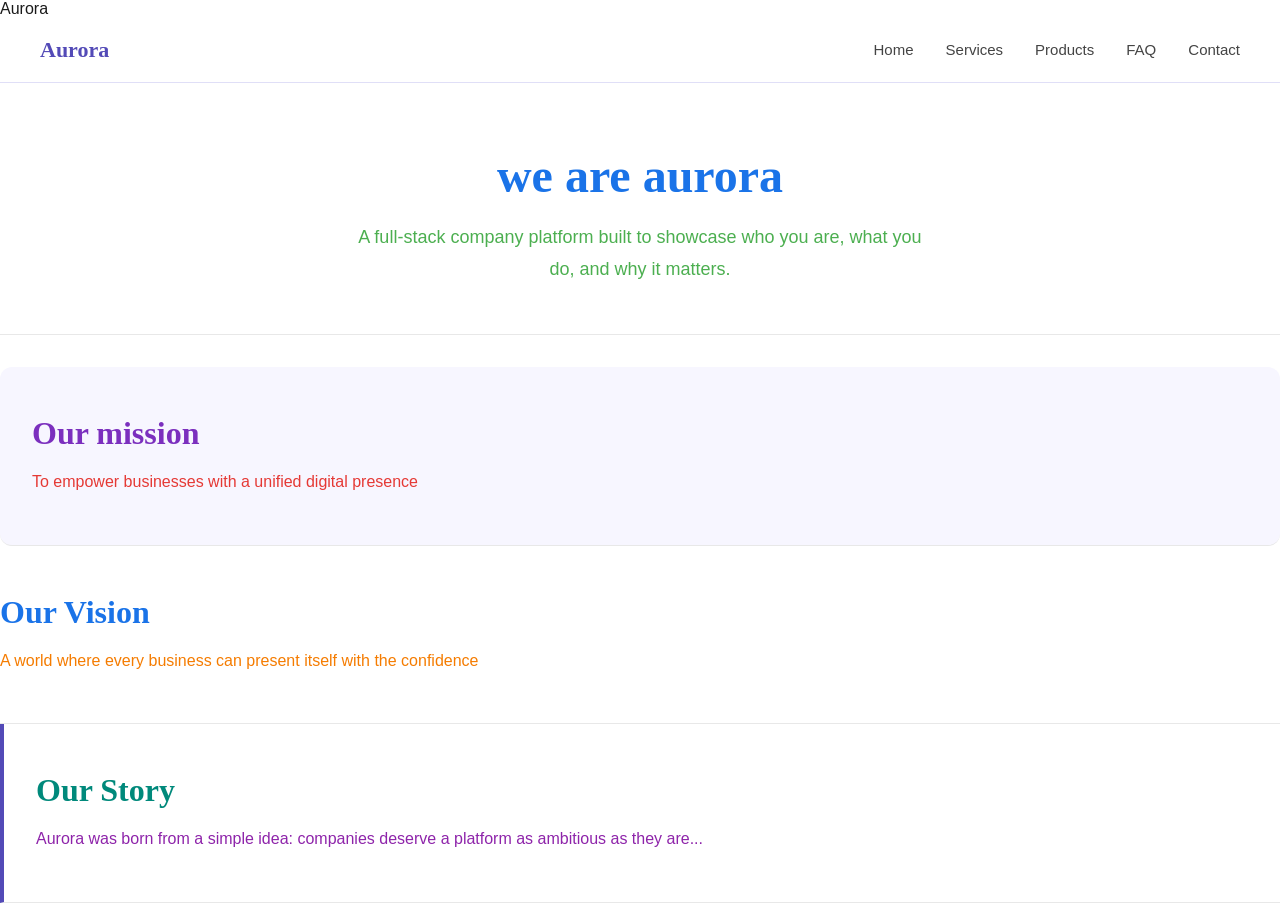
<file: about us.html>
<!DOCTYPE html>
<html lang="en">
<head>
    <meta charset="UTF-8">
    <meta name="viewport" content="width=device-width, initial-scale=1.0">
    <title>Your Page Title</title>
    
    <!-- Meta -->
    <meta name="description" content="Your page description here">
    <meta name="author" content="Your Name">

    <!-- Favicon -->
    <link rel="icon" href="favicon.ico">

    <!-- CSS -->
    <link rel="stylesheet" href="about us.css">
</head>
<body>

    <header>
        <div class="logo">Aurora</div>
        <nav>
  <a class="logo" href="index.html">Aurora</a>
  <ul>
    <li><a href="index.html">Home</a></li>
    <li><a href="services.html">Services</a></li>
    <li><a href="products.html">Products</a></li>
    <li><a href="faq.html">FAQ</a></li>
    <li><a href="contact.html">Contact</a></li>
  </ul>
</nav>
    </header>

    <section id="about-hero">
<h1>we are aurora</h1>
<p>A full-stack company platform built to showcase who you are, what you do, and why it matters.</p>
</section>
<section id="mission">
<h2>Our mission</h2>
<p>To empower businesses with a unified digital presence</p>
</section>
<section id="vision">
  <h2>Our Vision</h2>
    <p>A world where every business can present itself with the confidence</p>
</section>
<section id="story">
  <h2>Our Story</h2>
  <p>Aurora was born from a simple idea: companies deserve a platform as ambitious as they are...</p>
</section>



    
</body>
</html>
</file>
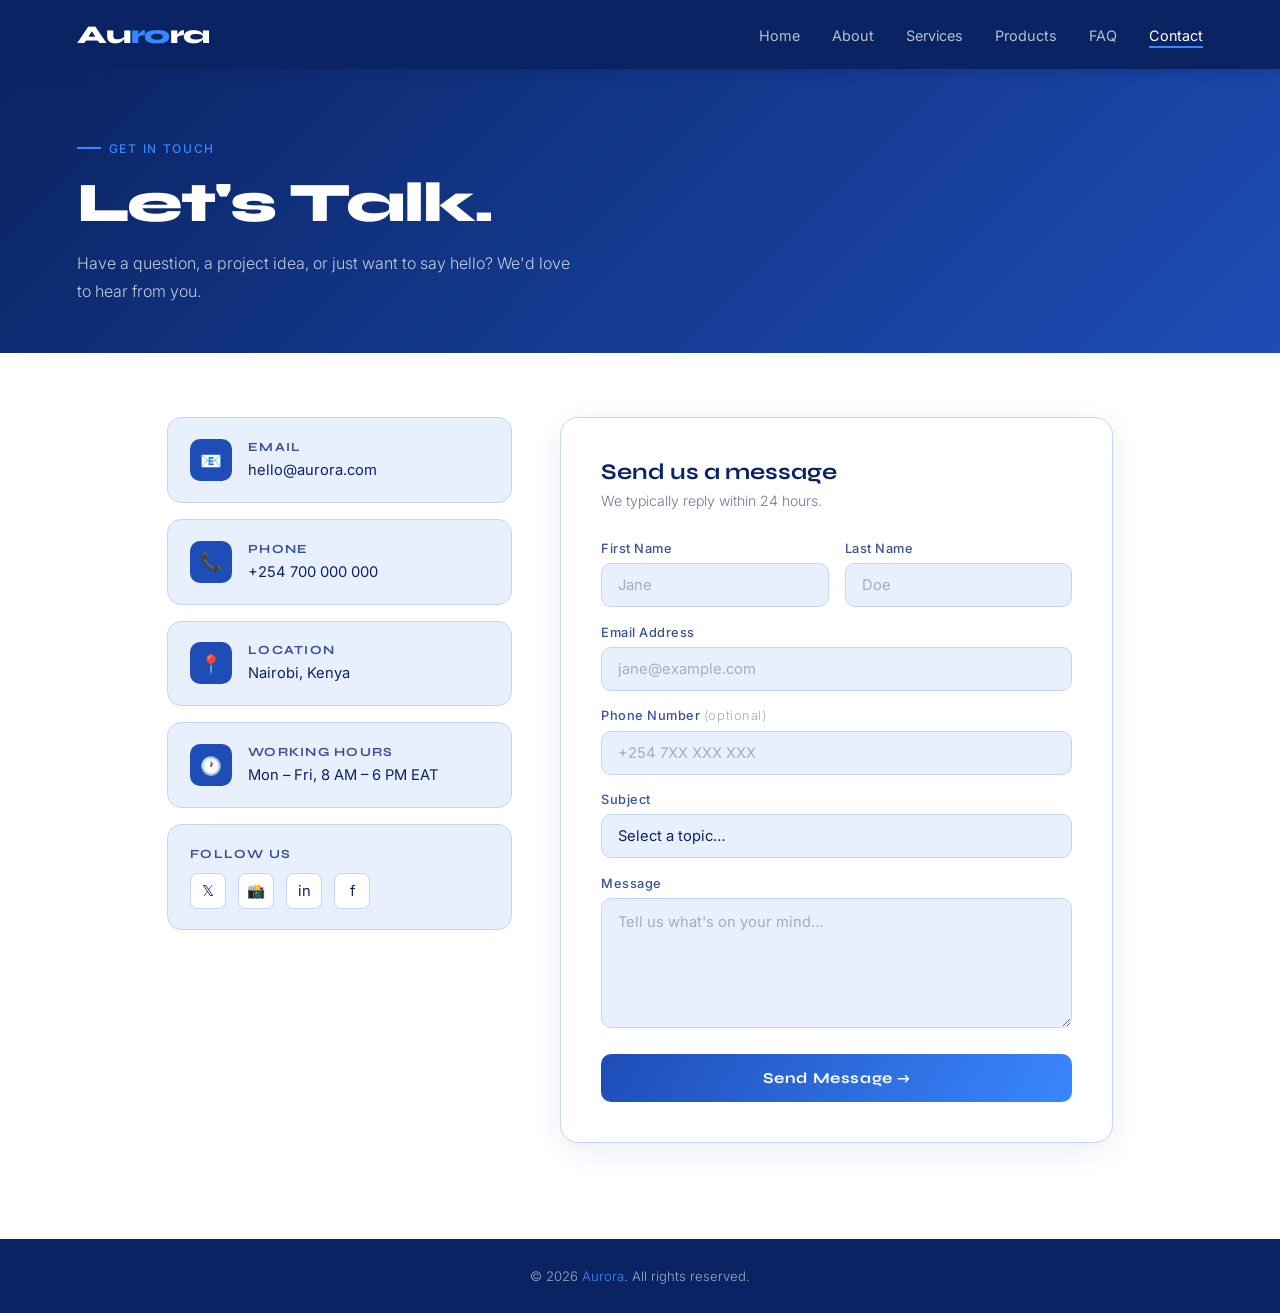
<file: contact.html>
<!DOCTYPE html>
<html lang="en">
<head>
  <meta charset="UTF-8" />
  <meta name="viewport" content="width=device-width, initial-scale=1.0"/>
  <title>Aurora — Contact Us</title>
  <link href="https://fonts.googleapis.com/css2?family=Syne:wght@400;600;700;800&family=Inter:wght@300;400;500&display=swap" rel="stylesheet"/>
  <style>
    :root {
      --blue-dark:   #0a2463;
      --blue-mid:    #1e4db7;
      --blue-light:  #3a86ff;
      --blue-pale:   #e8f0fe;
      --white:       #ffffff;
      --text-dark:   #0a2463;
      --text-mid:    #3a5199;
      --text-light:  #6b7a99;
      --border:      #c5d5f5;
      --radius:      14px;
      --transition:  0.25s ease;
    }
    *, *::before, *::after { box-sizing: border-box; margin: 0; padding: 0; }
    body {
      background: var(--white);
      color: var(--text-dark);
      font-family: 'Inter', sans-serif;
      font-weight: 300;
      min-height: 100vh;
    }
    nav {
      background: var(--blue-dark);
      padding: 1.2rem 6%;
      display: flex;
      align-items: center;
      justify-content: space-between;
      position: sticky;
      top: 0;
      z-index: 100;
      box-shadow: 0 2px 12px rgba(10,36,99,0.3);
    }
    .logo {
      font-family: 'Syne', sans-serif;
      font-weight: 800;
      font-size: 1.6rem;
      letter-spacing: -0.03em;
      color: var(--white);
    }
    .logo span { color: var(--blue-light); }
    .nav-links {
      display: flex;
      gap: 2rem;
      list-style: none;
    }
    .nav-links a {
      color: rgba(255,255,255,0.7);
      text-decoration: none;
      font-size: 0.9rem;
      font-weight: 400;
      transition: color var(--transition);
    }
    .nav-links a:hover, .nav-links a.active { color: var(--white); }
    .nav-links a.active {
      border-bottom: 2px solid var(--blue-light);
      padding-bottom: 2px;
    }
    .hero-strip {
      background: linear-gradient(135deg, var(--blue-dark) 0%, var(--blue-mid) 100%);
      padding: 4rem 6% 3rem;
      color: var(--white);
    }
    .eyebrow {
      display: inline-flex;
      align-items: center;
      gap: 0.5rem;
      font-size: 0.75rem;
      font-weight: 500;
      letter-spacing: 0.14em;
      text-transform: uppercase;
      color: var(--blue-light);
      margin-bottom: 1rem;
    }
    .eyebrow::before {
      content: '';
      width: 24px;
      height: 2px;
      background: var(--blue-light);
    }
    .hero-strip h1 {
      font-family: 'Syne', sans-serif;
      font-size: clamp(2.2rem, 5vw, 3.5rem);
      font-weight: 800;
      line-height: 1.1;
      letter-spacing: -0.03em;
      margin-bottom: 1rem;
    }
    .hero-strip p {
      max-width: 500px;
      color: rgba(255,255,255,0.75);
      line-height: 1.75;
      font-size: 1rem;
    }
    .page {
      max-width: 1100px;
      margin: 0 auto;
      padding: 4rem 6% 6rem;
    }
    .contact-grid {
      display: grid;
      grid-template-columns: 1fr 1.6fr;
      gap: 3rem;
      align-items: start;
    }
    .info-cards {
      display: flex;
      flex-direction: column;
      gap: 1rem;
    }
    .info-card {
      background: var(--blue-pale);
      border: 1px solid var(--border);
      border-radius: var(--radius);
      padding: 1.3rem 1.4rem;
      display: flex;
      align-items: flex-start;
      gap: 1rem;
      transition: border-color var(--transition), transform var(--transition), box-shadow var(--transition);
    }
    .info-card:hover {
      border-color: var(--blue-light);
      transform: translateY(-2px);
      box-shadow: 0 6px 20px rgba(58,134,255,0.12);
    }
    .info-icon {
      width: 42px;
      height: 42px;
      border-radius: 10px;
      background: var(--blue-mid);
      display: flex;
      align-items: center;
      justify-content: center;
      font-size: 1.1rem;
      flex-shrink: 0;
    }
    .info-body h3 {
      font-family: 'Syne', sans-serif;
      font-size: 0.78rem;
      font-weight: 700;
      color: var(--text-mid);
      text-transform: uppercase;
      letter-spacing: 0.1em;
      margin-bottom: 0.3rem;
    }
    .info-body p, .info-body a {
      color: var(--text-dark);
      font-size: 0.92rem;
      line-height: 1.5;
      text-decoration: none;
      font-weight: 400;
    }
    .info-body a:hover { color: var(--blue-light); }
    .social-row {
      display: flex;
      gap: 0.75rem;
      margin-top: 0.75rem;
    }
    .social-btn {
      width: 36px;
      height: 36px;
      border-radius: 8px;
      border: 1px solid var(--border);
      background: var(--white);
      display: flex;
      align-items: center;
      justify-content: center;
      font-size: 0.85rem;
      color: var(--blue-mid);
      text-decoration: none;
      transition: all var(--transition);
      font-weight: 600;
    }
    .social-btn:hover {
      background: var(--blue-mid);
      color: var(--white);
      border-color: var(--blue-mid);
    }
    .form-card {
      background: var(--white);
      border: 1px solid var(--border);
      border-radius: calc(var(--radius) + 4px);
      padding: 2.5rem;
      box-shadow: 0 8px 32px rgba(10,36,99,0.08);
    }
    .form-card h2 {
      font-family: 'Syne', sans-serif;
      font-size: 1.4rem;
      font-weight: 700;
      color: var(--blue-dark);
      margin-bottom: 0.4rem;
    }
    .form-card .subtitle {
      color: var(--text-light);
      font-size: 0.88rem;
      margin-bottom: 2rem;
    }
    .form-row {
      display: grid;
      grid-template-columns: 1fr 1fr;
      gap: 1rem;
    }
    .field {
      display: flex;
      flex-direction: column;
      gap: 0.45rem;
      margin-bottom: 1.1rem;
    }
    label {
      font-size: 0.8rem;
      font-weight: 500;
      color: var(--text-mid);
      letter-spacing: 0.04em;
    }
    input, textarea, select {
      background: var(--blue-pale);
      border: 1px solid var(--border);
      border-radius: 10px;
      color: var(--text-dark);
      font-family: 'Inter', sans-serif;
      font-size: 0.92rem;
      font-weight: 400;
      padding: 0.75rem 1rem;
      width: 100%;
      outline: none;
      transition: border-color var(--transition), box-shadow var(--transition);
      appearance: none;
    }
    input::placeholder, textarea::placeholder { color: #a0aec0; }
    input:focus, textarea:focus, select:focus {
      border-color: var(--blue-light);
      background: var(--white);
      box-shadow: 0 0 0 3px rgba(58,134,255,0.12);
    }
    textarea { resize: vertical; min-height: 130px; line-height: 1.6; }
    select option { background: var(--white); }
    .btn-submit {
      width: 100%;
      padding: 0.95rem 1.5rem;
      border: none;
      border-radius: 10px;
      cursor: pointer;
      font-family: 'Syne', sans-serif;
      font-size: 0.95rem;
      font-weight: 700;
      letter-spacing: 0.04em;
      color: var(--white);
      background: linear-gradient(120deg, var(--blue-mid), var(--blue-light));
      transition: opacity var(--transition), transform var(--transition);
      margin-top: 0.5rem;
    }
    .btn-submit:hover { opacity: 0.9; transform: translateY(-1px); }
    .btn-submit:active { transform: translateY(0); }
    .success-msg {
      display: none;
      align-items: center;
      gap: 0.75rem;
      background: #e8f5e9;
      border: 1px solid #a5d6a7;
      border-radius: 10px;
      padding: 1rem 1.2rem;
      margin-top: 1rem;
      color: #2e7d32;
      font-size: 0.9rem;
    }
    .success-msg.show { display: flex; }
    footer {
      background: var(--blue-dark);
      color: rgba(255,255,255,0.6);
      text-align: center;
      padding: 1.8rem 6%;
      font-size: 0.82rem;
    }
    footer span { color: var(--blue-light); }
    @media (max-width: 768px) {
      .contact-grid { grid-template-columns: 1fr; }
      .form-row { grid-template-columns: 1fr; }
      .nav-links { display: none; }
      .form-card { padding: 1.8rem 1.4rem; }
    }
  </style>
</head>
<body>
  <nav>
    <div class="logo">Au<span>ro</span>ra</div>
    <ul class="nav-links">
      <li><a href="index.html">Home</a></li>
      <li><a href="about us.html">About</a></li>
      <li><a href="services.html">Services</a></li>
      <li><a href="products.html">Products</a></li>
      <li><a href="faq.html">FAQ</a></li>
      <li><a href="contact.html" class="active">Contact</a></li>
    </ul>
  </nav>
  <div class="hero-strip">
    <div class="eyebrow">Get in touch</div>
    <h1>Let's Talk.</h1>
    <p>Have a question, a project idea, or just want to say hello? We'd love to hear from you.</p>
  </div>
  <main class="page">
    <div class="contact-grid">
      <aside class="info-cards">
        <div class="info-card">
          <div class="info-icon">📧</div>
          <div class="info-body">
            <h3>Email</h3>
            <a href="mailto:hello@aurora.com">hello@aurora.com</a>
          </div>
        </div>
        <div class="info-card">
          <div class="info-icon">📞</div>
          <div class="info-body">
            <h3>Phone</h3>
            <a href="tel:+254700000000">+254 700 000 000</a>
          </div>
        </div>
        <div class="info-card">
          <div class="info-icon">📍</div>
          <div class="info-body">
            <h3>Location</h3>
            <p>Nairobi, Kenya</p>
          </div>
        </div>
        <div class="info-card">
          <div class="info-icon">🕐</div>
          <div class="info-body">
            <h3>Working Hours</h3>
            <p>Mon – Fri, 8 AM – 6 PM EAT</p>
          </div>
        </div>
        <div class="info-card">
          <div class="info-body" style="width:100%">
            <h3>Follow Us</h3>
            <div class="social-row">
              <a href="#" class="social-btn">𝕏</a>
              <a href="#" class="social-btn">📸</a>
              <a href="#" class="social-btn">in</a>
              <a href="#" class="social-btn">f</a>
            </div>
          </div>
        </div>
      </aside>
      <section class="form-card">
        <h2>Send us a message</h2>
        <p class="subtitle">We typically reply within 24 hours.</p>
        <form id="contactForm" novalidate>
          <div class="form-row">
            <div class="field">
              <label for="fname">First Name</label>
              <input type="text" id="fname" placeholder="Jane" required />
            </div>
            <div class="field">
              <label for="lname">Last Name</label>
              <input type="text" id="lname" placeholder="Doe" required />
            </div>
          </div>
          <div class="field">
            <label for="email">Email Address</label>
            <input type="email" id="email" placeholder="jane@example.com" required />
          </div>
          <div class="field">
            <label for="phone">Phone Number <span style="color:#a0aec0;font-weight:300">(optional)</span></label>
            <input type="tel" id="phone" placeholder="+254 7XX XXX XXX" />
          </div>
          <div class="field">
            <label for="subject">Subject</label>
            <select id="subject" required>
              <option value="" disabled selected>Select a topic…</option>
              <option>General Inquiry</option>
              <option>Project Collaboration</option>
              <option>Support Request</option>
              <option>Partnership</option>
              <option>Other</option>
            </select>
          </div>
          <div class="field">
            <label for="message">Message</label>
            <textarea id="message" placeholder="Tell us what's on your mind…" required></textarea>
          </div>
          <button type="submit" class="btn-submit">Send Message →</button>
          <div class="success-msg" id="successMsg">
            ✅ &nbsp; Message sent! We'll get back to you shortly.
          </div>
        </form>
      </section>
    </div>
  </main>
  <footer>© 2026 <span>Aurora</span>. All rights reserved.</footer>
  <script>
    document.getElementById('contactForm').addEventListener('submit', function(e) {
      e.preventDefault();
      const fname = document.getElementById('fname').value.trim();
      const email = document.getElementById('email').value.trim();
      const message = document.getElementById('message').value.trim();
      if (!fname || !email || !message) {
        alert('Please fill in your name, email, and message.');
        return;
      }
      const btn = document.querySelector('.btn-submit');
      btn.textContent = 'Sending…';
      btn.style.opacity = '0.7';
      setTimeout(() => {
        btn.textContent = 'Send Message →';
        btn.style.opacity = '1';
        document.getElementById('successMsg').classList.add('show');
        document.getElementById('contactForm').reset();
        setTimeout(() => {
          document.getElementById('successMsg').classList.remove('show');
        }, 5000);
      }, 1200);
    });
  </script>
</body>
</html>
</file>
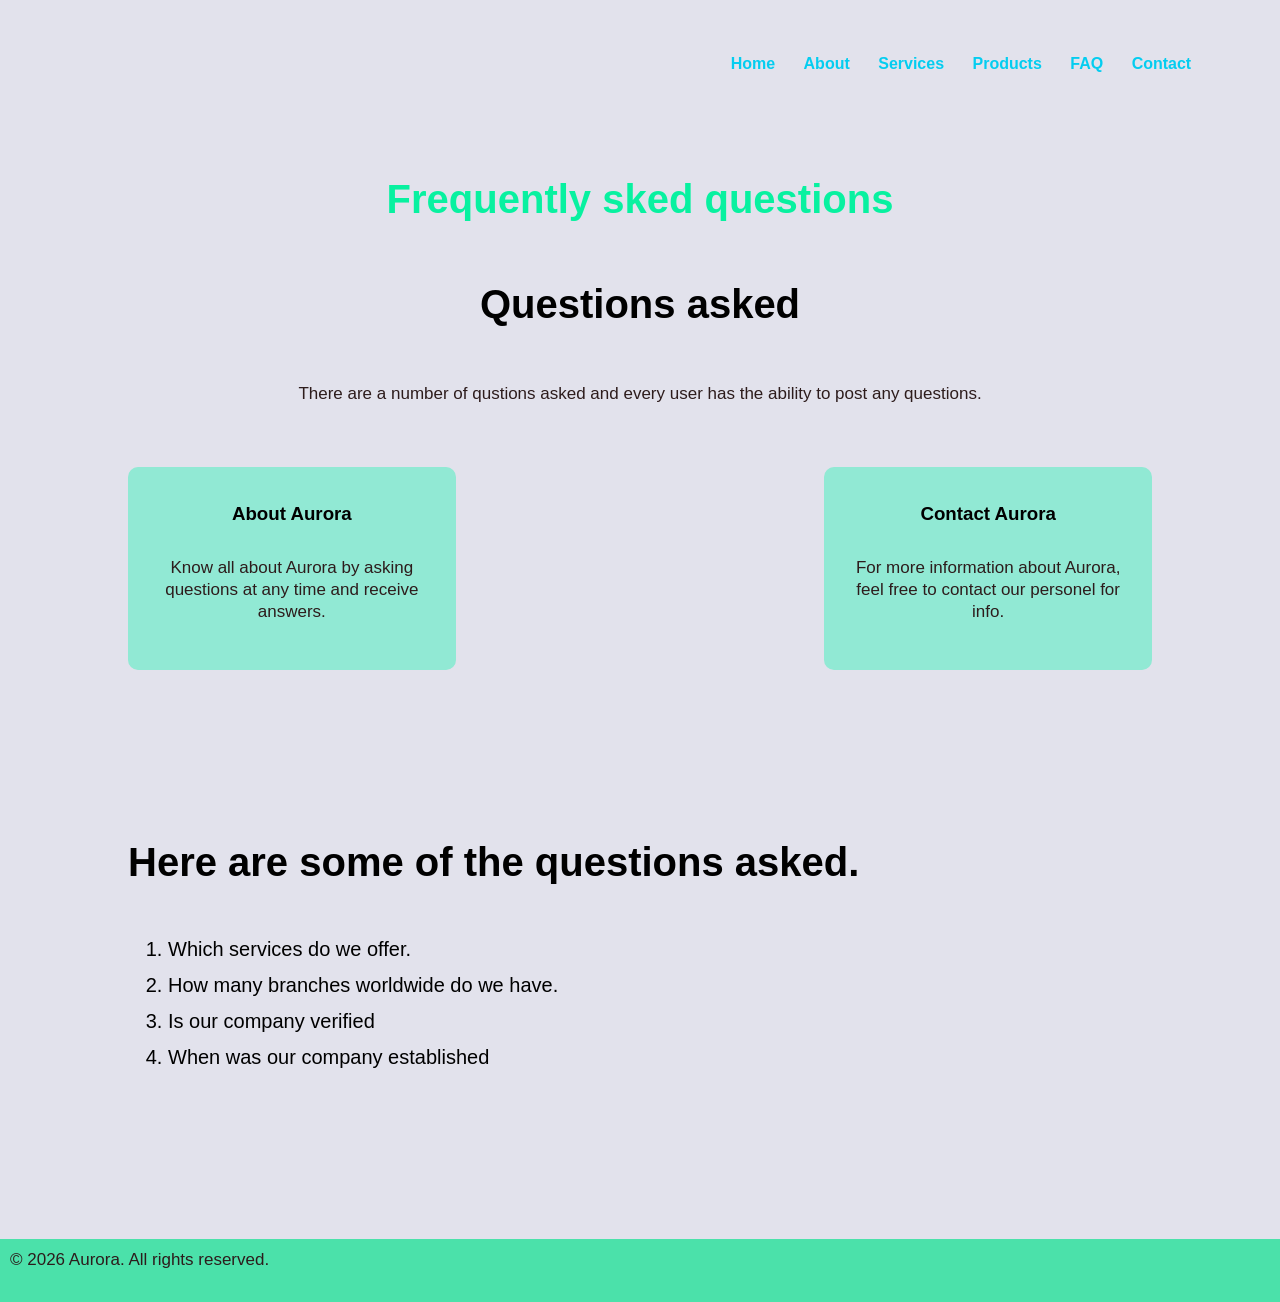
<file: faq.html>
<!DOCTYPE html>
<html lang="en">
<head>
    <meta charset="UTF-8">
    <meta name="viewport" content="width=device-width, initial-scale=1.0">
    <title>aurora website</title>
    <link rel="stylesheet" href="faq.css">
</head>
<body>
    <section class="sub-header">
        <nav>
            <a href="index.html"> </a>
            
                <div class="nav-links">
                    <ul>
                        <li><a href="index.html">Home</a></li>
                        <li><a href="about us.html">About</a></li>
                        <li><a href="services.html">Services</a></li>
                        <li><a href="products.html">Products</a></li>
                        <li><a href="faq.html">FAQ</a></li>
                        <li><a href="contact.html">Contact</a></li>
                    </ul>
                </div>
            </nav>

        <h1>Frequently sked questions</h1>
    </section>

    <section class="post-questions">
        <h1>Questions asked</h1>
        <p>There are a number of qustions asked and every user has the ability to post any questions.</p>
            <section class="row">
                <div class="faq-col">
                    <h3>About Aurora</h3>
                    <p>Know all about Aurora by asking questions at any time and receive answers.</p>
                </div>
                <div class="faq-col">
                    <h3>Contact Aurora</h3>
                    <p>For more information about Aurora, feel free to contact our personel for info.</p>
                </div>
            </section>
        </div>
    </section>
        <section class="various-q">
            <h1>Here are some of the questions asked.</h1>
            <div class="questions">
                <ol>
                    <li>Which services do we offer.</li>
                    <li>How many branches worldwide do we have.</li>
                    <li>Is our company verified</li>
                    <li>When was our company established</li>
                </ol>
            </div>
        </section>
        <footer>
            <p>© 2026 Aurora. All rights reserved.</p>
        </footer>
</body>
</html>
</file>
<file: about us.css>
/* ── Reset ── */
* {
  box-sizing: border-box;
  margin: 0;
  padding: 0;
}

/* ── Base ── */
body {
  font-family: 'Inter', sans-serif;
  background-color: #ffffff;
  color: #1a1a1a;
}

/* ── Page wrapper ── */
.aurora-wrap {
  max-width: 900px;
  margin: 0 auto;
  padding: 0 1.5rem 4rem;
}

/* ── HERO ── */
#about-hero {
  text-align: center;
  padding: 4rem 1rem 3rem;
  border-bottom: 1px solid #e8e8e8;
}

#about-hero h1 {
  font-family: 'Playfair Display', serif;
  font-size: 48px;
  font-weight: 600;
  color: #1a1a1a;
  margin-bottom: 1rem;
  line-height: 1.2;
}

#about-hero h1 span {
  color: #534AB7;
}

#about-hero p {
  font-size: 18px;
  color: #555;
  line-height: 1.8;
  max-width: 580px;
  margin: 0 auto;
}

/* ── SHARED SECTION STYLES ── */
section {
  padding: 3rem 0;
  border-bottom: 1px solid #e8e8e8;
}

section h2 {
  font-family: 'Playfair Display', serif;
  font-size: 32px;
  font-weight: 600;
  color: #1a1a1a;
  margin-bottom: 1rem;
}

section p {
  font-size: 16px;
  color: #555;
  line-height: 1.8;
}

/* ── MISSION ── */
#mission {
  background-color: #f7f6ff;
  padding: 3rem 2rem;
  border-radius: 12px;
  margin-top: 2rem;
}

#mission h2 {
  color: #534AB7;
}

/* ── VISION ── */
#vision {
  padding: 3rem 0;
}

/* ── STORY ── */
#story {
  border-left: 4px solid #534AB7;
  padding-left: 2rem;
}

/* ── VALUES ── */
#values h2 {
  margin-bottom: 1.5rem;
}

.values-grid {
  display: grid;
  grid-template-columns: repeat(auto-fit, minmax(180px, 1fr));
  gap: 1.25rem;
}

.value-card {
  background: #ffffff;
  border: 1px solid #e0dff7;
  border-radius: 12px;
  padding: 1.5rem;
}

.value-card h3 {
  font-size: 16px;
  font-weight: 600;
  color: #534AB7;
  margin-bottom: 0.5rem;
}

.value-card p {
  font-size: 14px;
  color: #666;
  line-height: 1.7;
}

/* ── CTA ── */
#cta {
  text-align: center;
  padding: 3rem 0 0;
  border-bottom: none;
}

#cta h2 {
  font-family: 'Playfair Display', serif;
  font-size: 30px;
  margin-bottom: 0.75rem;
}

#cta a {
  display: inline-block;
  margin-top: 1rem;
  padding: 0.8rem 2.5rem;
  background-color: #534AB7;
  color: #ffffff;
  border-radius: 8px;
  font-size: 15px;
  font-weight: 500;
  text-decoration: none;
}

#cta a:hover {
  background-color: #3C3489;
}
/* ── NAVIGATION ── */
nav {
  display: flex;
  align-items: center;
  justify-content: space-between;
  padding: 1.2rem 2.5rem;
  background-color: #ffffff;
  border-bottom: 1px solid #e0dff7;
  position: sticky;
  top: 0;
  z-index: 100;
}

nav .logo {
  font-family: 'Playfair Display', serif;
  font-size: 22px;
  font-weight: 600;
  color: #534AB7;
  text-decoration: none;
}

nav ul {
  list-style: none;
  display: flex;
  gap: 2rem;
  margin: 0;
  padding: 0;
}

nav ul li a {
  font-family: 'Inter', sans-serif;
  font-size: 15px;
  font-weight: 500;
  color: #444;
  text-decoration: none;
  transition: color 0.2s;
}

nav ul li a:hover {
  color: #534AB7;
}
/* ── Hero heading blue ── */
#about-hero h1 {
  color: #1a73e8;
}

/* ── Hero paragraph light green with slide-in animation ── */
#about-hero p {
  color: #4caf50;
  animation: slideIn 1s ease-out;
}

/* ── Slide animation ── */
@keyframes slideIn {
  from {
    opacity: 0;
    transform: translateX(-60px);
  }
  to {
    opacity: 1;
    transform: translateX(0);
  }
}/* ── MISSION ── */
#mission h2 {
  color: #7B2FBE;
  animation: slideRight 1s ease-out;
}

#mission p {
  color: #e53935;
  animation: slideRight 1.2s ease-out;
}

/* ── VISION ── */
#vision h2 {
  color: #1a73e8;
  animation: slideRight 1s ease-out;
}

#vision p {
  color: #f57c00;
  animation: slideRight 1.2s ease-out;
}

/* ── STORY ── */
#story h2 {
  color: #00897b;
  animation: slideRight 1s ease-out;
}

#story p {
  color: #8e24aa;
  animation: slideRight 1.2s ease-out;
}

/* ── VALUES ── */
#values h2 {
  color: #d81b60;
  animation: slideRight 1s ease-out;
}

#values p {
  color: #2e7d32;
  animation: slideRight 1.2s ease-out;
}

/* ── CTA ── */
#cta h2 {
  color: #534AB7;
  animation: slideRight 1s ease-out;
}

#cta p {
  color: #e53935;
  animation: slideRight 1.2s ease-out;
}

/* ── Slide RIGHT to LEFT animation ── */
@keyframes slideRight {
  from {
    opacity: 0;
    transform: translateX(80px);
  }
  to {
    opacity: 1;
    transform: translateX(0);
  }
}
</file>
<file: faq.css>
body{
    margin: 0;
    padding: 0;
    background-color: rgb(226, 226, 236);
    line-height: 1.8;
    font-family: Arial, Helvetica, sans-serif;
}
.sub-header{
    height: 15vh;
    width: 100%;
    background-image: linear-gradient( rgba(41, 47, 53, 0.764)),url(banner4.jpg);
    background-position: center;
    text-align: center;
    color: #08f1a0;

}

nav{
    padding: 2% 6%;
    justify-content: space-between;
    align-items: center;
    display: flex;
}
.nav-links ul li{
    list-style: none;
    display: inline-block;
    padding: 8px 12px;
    position: relative;

}
.nav-links ul li a{
    color: #04cdf0;
    text-decoration: none;
    font-size: 16px;
    font-family: 'Poppins', sans-serif;
    font-weight: 700;
}
.nav-links ul li::after{
    content: '';
    width: 0%;
    height: 2px;
    background: #8cea11;
    display: block;
    margin: auto;
    transition: 0.5s;
}
.nav-links ul li:hover::after{
    width: 100%;
    transition: 0.5s;
}
.post-questions{
     width: 80%;
    margin: auto;
    text-align: center;
    padding-top: 100px;
}
h1{
    font-size: 40px;
    font-weight: 600;
    
}

p{
     color: #2d1c1c;
    font-size: 17px;
    font-weight: 300;
    line-height: 22px;
    padding: 10px ;

}
.row{
    margin-top: 5%;
    display: flex;
    justify-content: space-between;
}
.faq-col{
    flex-basis: 32%;
    background: #91e9d4;
    border-radius: 10px;
    margin-bottom: 10%;
    padding: 20px 12px;
    box-sizing: border-box;
}
h3{
    text-align: center;
    font-weight: 600;
    margin: 10px 0;
}
.faq-col:hover{
    box-shadow: 0 0 20px 0px rgba(0, 0, 0, 0.2);
}
.various-q{
    margin: auto;
     width: 80%;
    text-align: left;
    padding-top: 100px;
    border-radius: 10px;
    margin-bottom: 10%;
    padding: 20px 12px;
}
.various-q ol li{
    margin: auto;
    font-weight:500;
    font-size: 20px;
}
footer{
    height: 7vh;
    color: #e9e3e3;
    background-color: #4be1aa;
}
</file>
